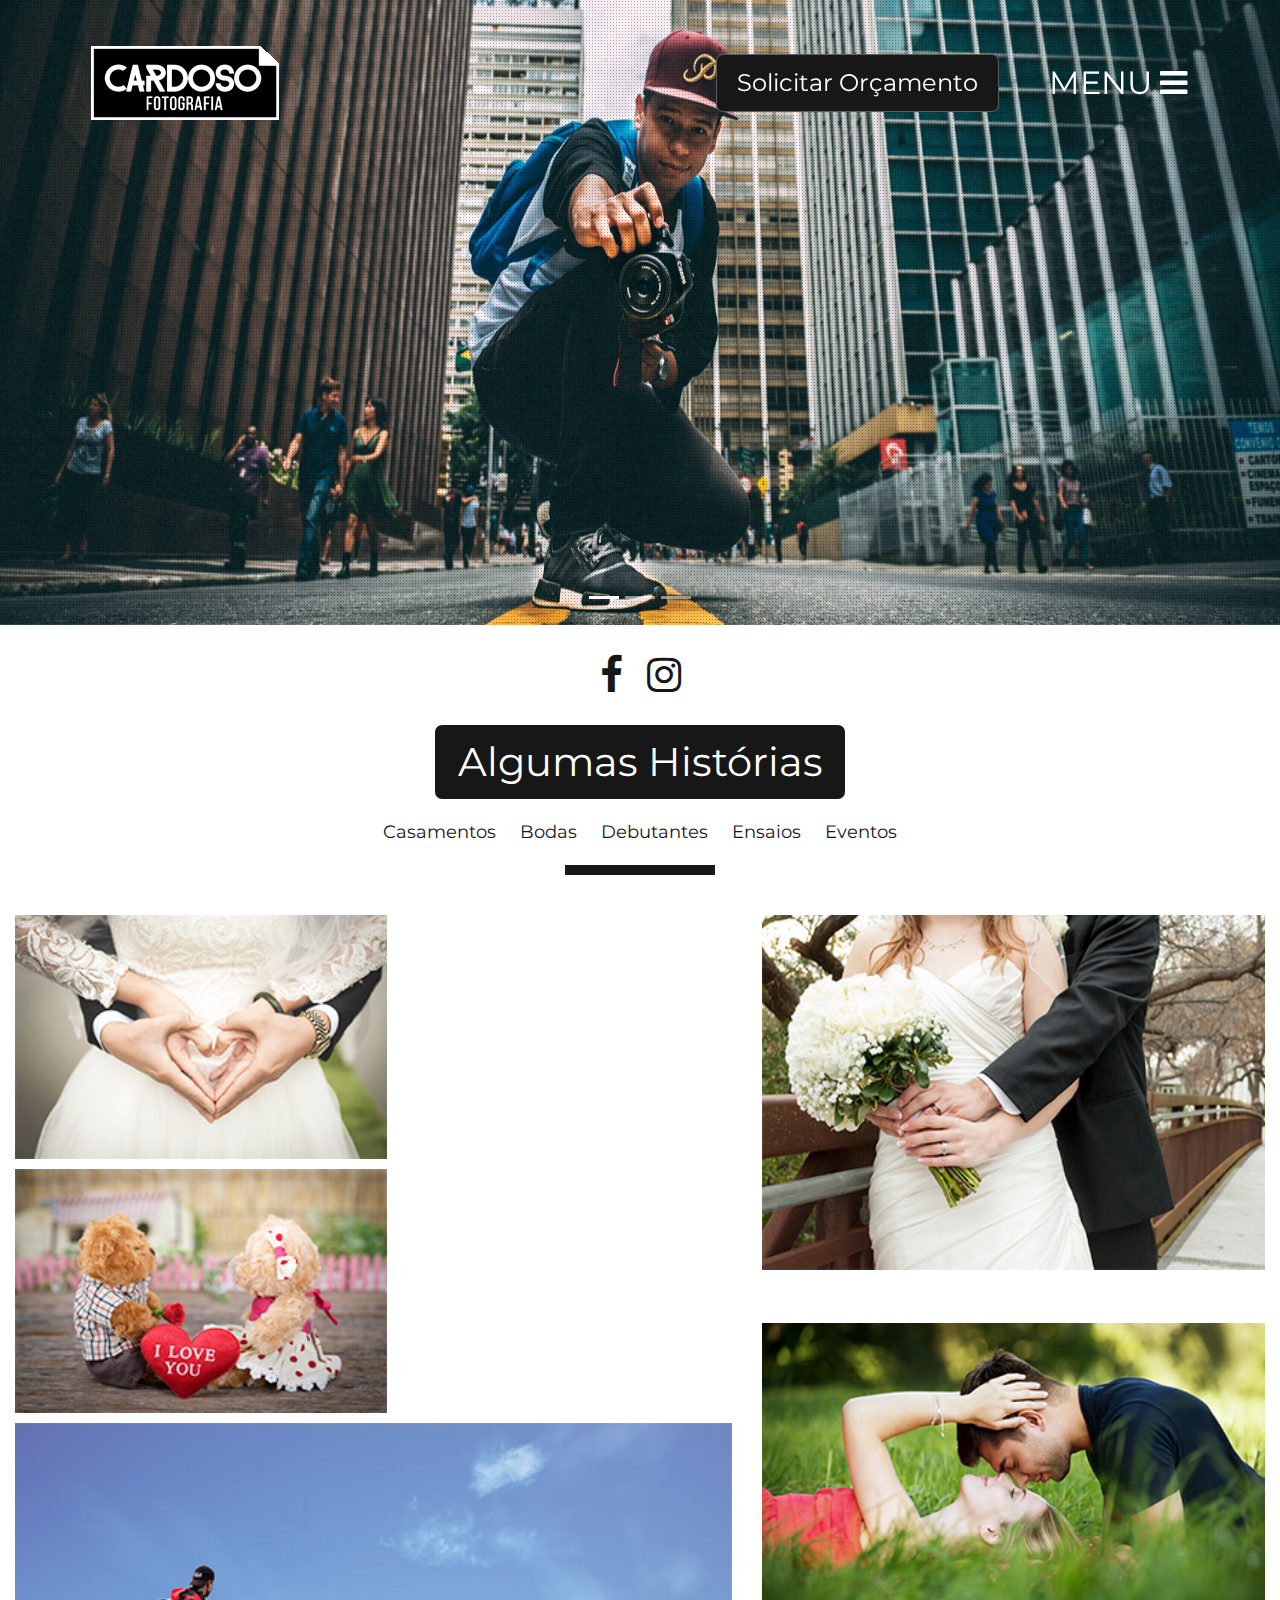
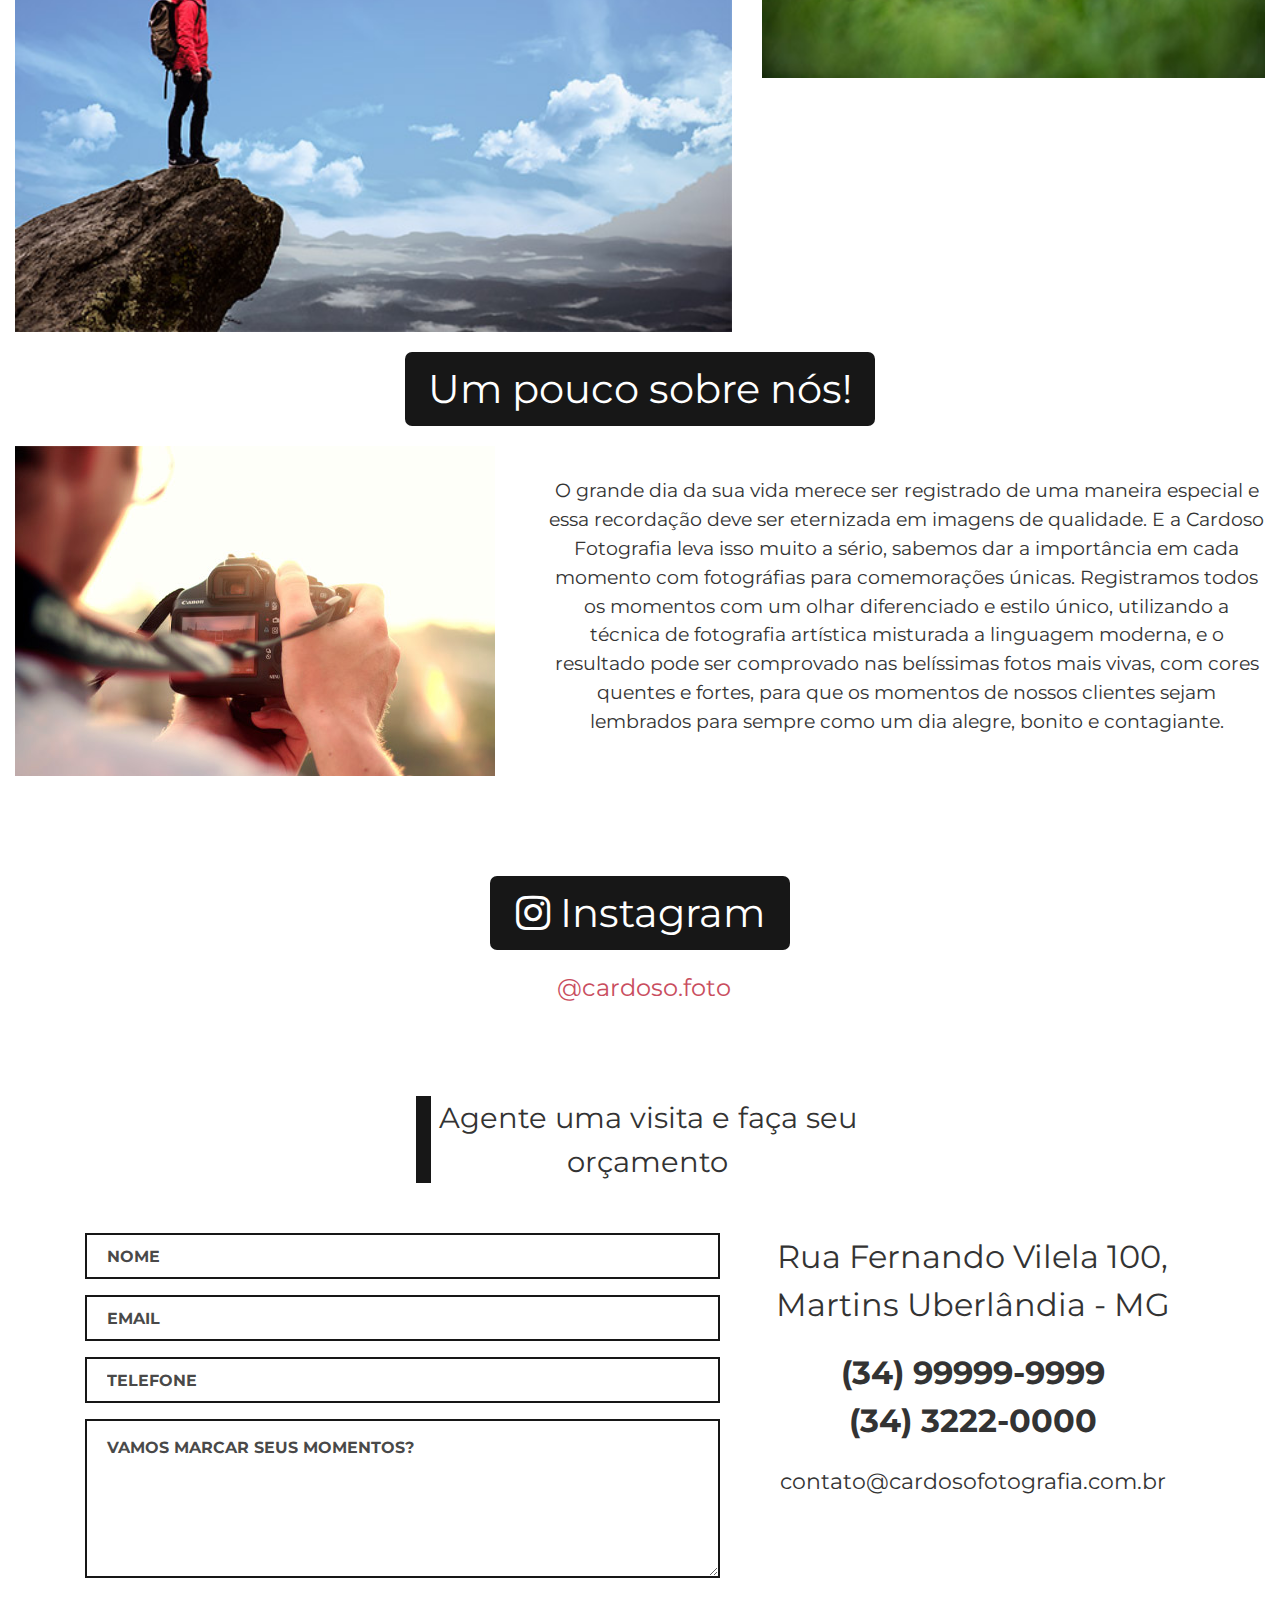
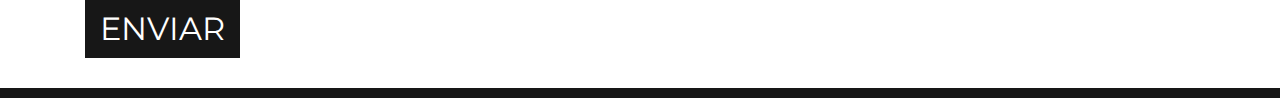
<file: index.html>
<!doctype html>
<html lang="pt-br">
  <head>
    <meta charset="utf-8">
    <meta name="viewport" content="width=device-width, initial-scale=1, shrink-to-fit=no">
    <link rel="stylesheet" href="assets/plugins/bootstrap/bootstrap.min.css">
    <link rel="stylesheet" href="assets/plugins/fancybox/jquery.fancybox.min.css">
    <link rel="stylesheet" type="text/css" href="style.css">
   

    <title>Cardoso</title>
  </head>
  <body>


    <header>

      <div class="menu">
        <div class="container">

          <div class="menu-flex">

            <div class="logo">
              <a href="index.html">
                <img src="assets/images/logo.png">
              </a>
            </div>

            <div class="nav">

              <div class="btn-orcamento">
                <a href="">Solicitar Orçamento</a>
              </div>

              <a class="ssm-toggle-nav icon-menu" href="">MENU <i class="fa fa-bars" aria-hidden="true"></i></a>

            </div>

              <a class="ssm-toggle-nav icon-mobile" href="">MENU <i class="fa fa-bars" aria-hidden="true"></i></a>
         
          </div>   
          

        </div>
      </div>


      
      <!-- MENU MOBILE -->
      <nav class="navigator">

          <div class="nav-logo">
            <img src="assets/images/logo.png" class="img-fluid">
          </div>

          <div class="menu-mobile">
          
            <ul>              
              <li><a href="index.html">INÍCIO</a></li>
              <li><a href="page-quemsomos.html">QUEM SOMOS</a></li>
              <li><a href="page-portifolio.html">PORTIFÓLIO</a></li>
              <li><a href="page-servicos.html">SERVIÇOS</a></li>
              <li><a href="page-contato.html">FALE CONOSCO</a></li>
            </ul>

          </div>
          
          <div class="nav-fechar">          
            <a href="#" class="ssm-toggle-nav"><i class="fa fa-times"></i> Fechar</a>
          </div>

      </nav>

      

    </header>  


    <main>
    

      <div class="slider">   

        <!--<div class="slider-frase">
          COMUNICAR e<br> GERAR <span>RESULTADOS</span>
        </div> -->   

        <div class="carousel-images-overlay"></div>
        <div id="carouselExampleIndicators" class="carousel slide carousel-fade" data-ride="carousel">
          <ol class="carousel-indicators">
            <li data-target="#carouselExampleIndicators" data-slide-to="0" class="active"></li>
            <li data-target="#carouselExampleIndicators" data-slide-to="1"></li>
            <li data-target="#carouselExampleIndicators" data-slide-to="2"></li>
          </ol>
          <div class="carousel-inner carousel-images">          
            <div class="carousel-item active">
              <img class="d-block w-100 img-fluid" src="assets/images/bg/01.jpg" width="100%" height="650">
            </div>
            <div class="carousel-item">
              <img class="d-block w-100 img-fluid" src="assets/images/bg/03.jpg" width="100%" height="650">
            </div>
            <div class="carousel-item">
              <img class="d-block w-100 img-fluid" src="assets/images/bg/02.jpg" width="100%" height="650">
            </div>
          </div>
          <a class="carousel-control-prev" href="#carouselExampleIndicators" role="button" data-slide="prev" style="z-index: 2">
            <span class="carousel-control-prev-icon" aria-hidden="true"></span>
            <span class="sr-only">Previous</span>
          </a>
          <a class="carousel-control-next" href="#carouselExampleIndicators" role="button" data-slide="next" style="z-index: 2">
            <span class="carousel-control-next-icon" aria-hidden="true"></span>
            <span class="sr-only">Next</span>
          </a>
        </div>      
      
      </div> 



      <div class="algumashistorias">
        <div class="container-fluid">
          <div class="row">
            <div class="col-md-12">
              <div class="algumashistorias-social">
                <a href=""><i class="fa fa-facebook" aria-hidden="true"></i></a>
                <a href=""><i class="fa fa-instagram" aria-hidden="true"></i></a>
              </div>
              <div class="algumashistorias-titu">
                <span>Algumas Histórias</span>
              </div>
              <div class="algumashistorias-cat">
                <ul>
                  <li>
                    <a href="">Casamentos</a>
                    <a href="">Bodas</a>
                    <a href="">Debutantes</a>
                    <a href="">Ensaios</a>
                    <a href="">Eventos</a>
                  </li>
                </ul>
              </div>
              <div class="algumashistorias-bar"></div>
            </div>
          </div>
          <div class="historias"> 
            <div class="row">
              <div class="col-md-7">
                <div class="historias01">
                  <div class="historias-image">
                    <a href="">
                      <div class="historias-overlay">
                        <div class="historias-txt1">CASAMENTO FABIANE E THIAGO</div>
                        <div class="historias-txt2"><i class="fa fa-plus" aria-hidden="true"></i></div>
                      </div>
                      <img src="assets/images/temp/historias01.jpg" width="372" height="244" class="historias01-img001">                      
                    </a>
                  </div>                  
                  <div class="historias-image">
                    <a href="">
                      <div class="historias-overlay">
                        <div class="historias-txt1">NOIVADO ANNA E DAVI</div>
                        <div class="historias-txt2"><i class="fa fa-plus" aria-hidden="true"></i></div>
                      </div>
                      <img src="assets/images/temp/historias02.jpg" width="372" height="244" class="historias01-img001">                      
                    </a>
                  </div>                  
                  <div class="historias-image">
                    <a href="">
                      <div class="historias-overlay2">
                        <div class="historias2-txt1">ESCALANDO NAS ALTURAS...</div>
                        <div class="historias2-txt2"><i class="fa fa-plus" aria-hidden="true"></i></div>
                      </div>
                      <img src="assets/images/temp/historias03.jpg" width="760" height="509" class="historias01-img002">                      
                    </a>
                  </div>                
                </div>
              </div>
              <div class="col-md-5">
                <div class="historias02">
                  <div class="historias-image2">
                    <a href="">
                      <div class="historias-overlay3">
                        <div class="historias3-txt1">CASAMENTO JULIA & DIEGO</div>
                        <div class="historias3-txt2"><i class="fa fa-plus" aria-hidden="true"></i></div>
                      </div>
                      <img src="assets/images/temp/historias04.jpg" width="535" height="355" class="historias01-img003">                     
                    </a>
                  </div> 
                  <div class="historias-image2">
                    <a href="">
                      <div class="historias-overlay3">
                        <div class="historias3-txt1">NOIVADO LAURA & PABLO</div>
                        <div class="historias3-txt2"><i class="fa fa-plus" aria-hidden="true"></i></div>
                      </div>
                      <img src="assets/images/temp/historias05.jpg" width="535" height="355" class="historias01-img003">                     
                    </a>
                  </div>                  
                </div>                
              </div>
            </div>
        </div>
        </div>
      </div>



      <div class="sobrenos">
        <div class="container-fluid">
          <div class="row">
            <div class="col-md-12">
              <div class="sobrenos-titu">
                <span>Um pouco sobre nós!</span>
              </div>
            </div>
          </div>
          <div class="row">
            <div class="col-md-5">
              <div class="sobrenos-image">
                <img src="assets/images/temp/sobrenos01.jpg">
              </div>              
            </div>
            <div class="col-md-7">
              <div class="sobrenos-txt">
              O grande dia da sua vida merece ser registrado de uma maneira especial e essa recordação deve ser eternizada em 
imagens de qualidade. E a Cardoso Fotografia leva isso muito a sério, sabemos dar a importância em cada momento com fotográfias para comemorações únicas. Registramos todos os momentos com um olhar diferenciado e estilo único, 
utilizando a  técnica de fotografia artística misturada a linguagem moderna, e o resultado pode ser comprovado nas belíssimas fotos mais vivas, com cores quentes e fortes, para que os momentos de nossos clientes sejam lembrados para sempre como um dia alegre, bonito e contagiante.                
              </div>
            </div>            
          </div>
        </div>
      </div>   





      <div class="instagram">
        <div class="container-fluid">
          <div class="row">
            <div class="col-md-12">
              <div class="instagram-titu">
                <span><i class="fa fa-instagram" aria-hidden="true"></i> Instagram</span>
              </div>
            </div>
          </div>
          <div class="row">
            <div class="instagram-hashtag">
              <a href="https://www.instagram.com/cardoso.foto/" target="_blank">@cardoso.foto</a>
            </div>       
          </div>  
          <div class="row">
            <div class="instagram-line-feed">
              <div id="instafeed"></div>              
              <!--<script src="https://apps.elfsight.com/p/platform.js"></script>
              <div class="elfsight-app-eba3abab-69f7-4acb-ad2a-f2a047f6867e"></div>-->              
            </div> 
          </div>         
          </div>
        </div>
      </div>      




  </main>





  <footer class="footer">
    <div class="footer-titu">Agente uma visita e faça seu orçamento</div>
    <div class="container">
      <div class="row">
        <div class="col-md-7"> 
          <form class="footer-contato">
            <div class="form-group">
              <input type="text" class="form-control" placeholder="NOME">
            </div>
            <div class="form-group">
              <input type="email" class="form-control" placeholder="EMAIL">
            </div>
            <div class="form-group">
              <input type="tel" class="form-control" placeholder="TELEFONE">
            </div> 
            <div class="form-group">
              <textarea class="form-control" id="exampleFormControlTextarea1" rows="5" placeholder="VAMOS MARCAR SEUS MOMENTOS?"></textarea>
            </div>
            <a href="" class="btn-contato">ENVIAR</a>
          </form>
        </div>
        <div class="col-md-5"> 
          <div class="footer-end">
            Rua Fernando Vilela 100, Martins Uberlândia -­ MG
          </div>
          <div class="footer-tel1">
            (34) 99999-9999
          </div>
          <div class="footer-tel2">
            (34) 3222-0000
          </div>   
          <div class="footer-email">
            contato@cardosofotografia.com.br
          </div> 
        </div>        
      </div>
    </div>
  </footer>




<!-- OVERLAY DO NAV SWIPE -->
<div class="ssm-overlay ssm-toggle-nav"></div>

<script src="assets/plugins/jquery/jquery-1.9.1.js"></script>
<script src="assets/plugins/nav-swipe/jquery.touchSwipe.min.js"></script>
<script src="assets/plugins/nav-swipe/jquery.slideandswipe.js"></script>   
<script src="assets/plugins/bootstrap/popper.min.js"></script>
<script src="assets/plugins/bootstrap/bootstrap.min.js"></script>
<script src="assets/plugins/fancybox/jquery.fancybox.min.js"></script>
<script src="assets/plugins/instafeed/instafeed.min.js"></script>
<script src="assets/plugins/instafeed/magnific.min.js"></script>
<script src="assets/js/customjs.js"></script>




<script>
    //MENU NAV SWIPE
    $(document).ready(function() {
        $('.navigator').slideAndSwipe();
    });
</script>



  </body>
</html>
</file>
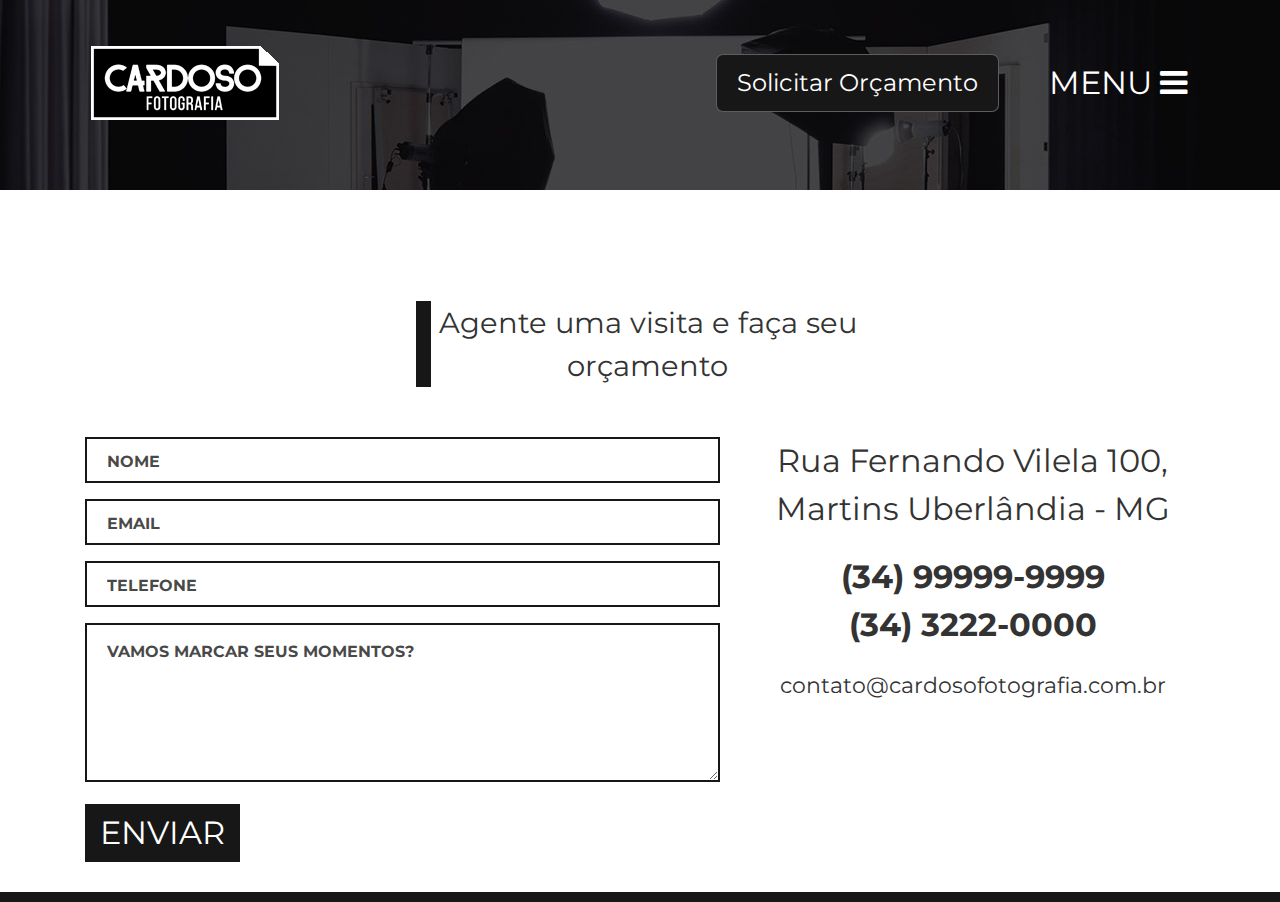
<file: page-contato.html>
<!doctype html>
<html lang="pt-br">
  <head>
    <meta charset="utf-8">
    <meta name="viewport" content="width=device-width, initial-scale=1, shrink-to-fit=no">
    <link rel="stylesheet" href="assets/plugins/bootstrap/bootstrap.min.css">
    <link rel="stylesheet" href="assets/plugins/fancybox/jquery.fancybox.min.css">
    <link rel="stylesheet" type="text/css" href="style.css">
   

    <title>Cardoso</title>
  </head>
  <body>


    <header>

      <div class="menu">
        <div class="container">

          <div class="menu-flex">

            <div class="logo">
              <a href="index.html">
                <img src="assets/images/logo.png">
              </a>
            </div>

            <div class="nav">

              <div class="btn-orcamento">
                <a href="">Solicitar Orçamento</a>
              </div>

              <a class="ssm-toggle-nav icon-menu" href="">MENU <i class="fa fa-bars" aria-hidden="true"></i></a>

            </div>

              <a class="ssm-toggle-nav icon-mobile" href="">MENU <i class="fa fa-bars" aria-hidden="true"></i></a>
         
          </div>   
          

        </div>
      </div>


      
      <!-- MENU MOBILE -->
      <nav class="navigator">

          <div class="nav-logo">
            <img src="assets/images/logo.png" class="img-fluid">
          </div>

          <div class="menu-mobile">
          
            <ul>              
              <li><a href="index.html">INÍCIO</a></li>
              <li><a href="page-quemsomos.html">QUEM SOMOS</a></li>
              <li><a href="page-portifolio.html">PORTIFÓLIO</a></li>
              <li><a href="page-servicos.html">SERVIÇOS</a></li>
              <li><a href="page-contato.html">FALE CONOSCO</a></li>
            </ul>

          </div>
          
          <div class="nav-fechar">          
            <a href="#" class="ssm-toggle-nav"><i class="fa fa-times"></i> Fechar</a>
          </div>

      </nav>

      

    </header>  


    <main>
    

      <div class="slider-page"></div> 


      <div class="pages">
        <div class="container">
          <div class="row">
            <div class="col-md-12">
              <div class="pages-titu"></div>
            </div>
          </div>
          <div class="row">
            <div class="col-md-12">
 
            </div>
          </div>          
        </div>
      </div>


    </main>





  <footer class="footer">
    <div class="footer-titu">Agente uma visita e faça seu orçamento</div>
    <div class="container">
      <div class="row">
        <div class="col-md-7"> 
          <form class="footer-contato">
            <div class="form-group">
              <input type="text" class="form-control" placeholder="NOME">
            </div>
            <div class="form-group">
              <input type="email" class="form-control" placeholder="EMAIL">
            </div>
            <div class="form-group">
              <input type="tel" class="form-control" placeholder="TELEFONE">
            </div> 
            <div class="form-group">
              <textarea class="form-control" id="exampleFormControlTextarea1" rows="5" placeholder="VAMOS MARCAR SEUS MOMENTOS?"></textarea>
            </div>
            <a href="" class="btn-contato">ENVIAR</a>
          </form>
        </div>
        <div class="col-md-5"> 
          <div class="footer-end">
            Rua Fernando Vilela 100, Martins Uberlândia -­ MG
          </div>
          <div class="footer-tel1">
            (34) 99999-9999
          </div>
          <div class="footer-tel2">
            (34) 3222-0000
          </div>   
          <div class="footer-email">
            contato@cardosofotografia.com.br
          </div> 
        </div>        
      </div>
    </div>
  </footer>




<!-- OVERLAY DO NAV SWIPE -->
<div class="ssm-overlay ssm-toggle-nav"></div>

<script src="assets/plugins/jquery/jquery-1.9.1.js"></script>
<script src="assets/plugins/nav-swipe/jquery.touchSwipe.min.js"></script>
<script src="assets/plugins/nav-swipe/jquery.slideandswipe.js"></script>   
<script src="assets/plugins/bootstrap/popper.min.js"></script>
<script src="assets/plugins/bootstrap/bootstrap.min.js"></script>
<script src="assets/plugins/fancybox/jquery.fancybox.min.js"></script>



<script>
    //MENU NAV SWIPE
    $(document).ready(function() {
        $('.navigator').slideAndSwipe();
    });
</script>



  </body>
</html>
</file>
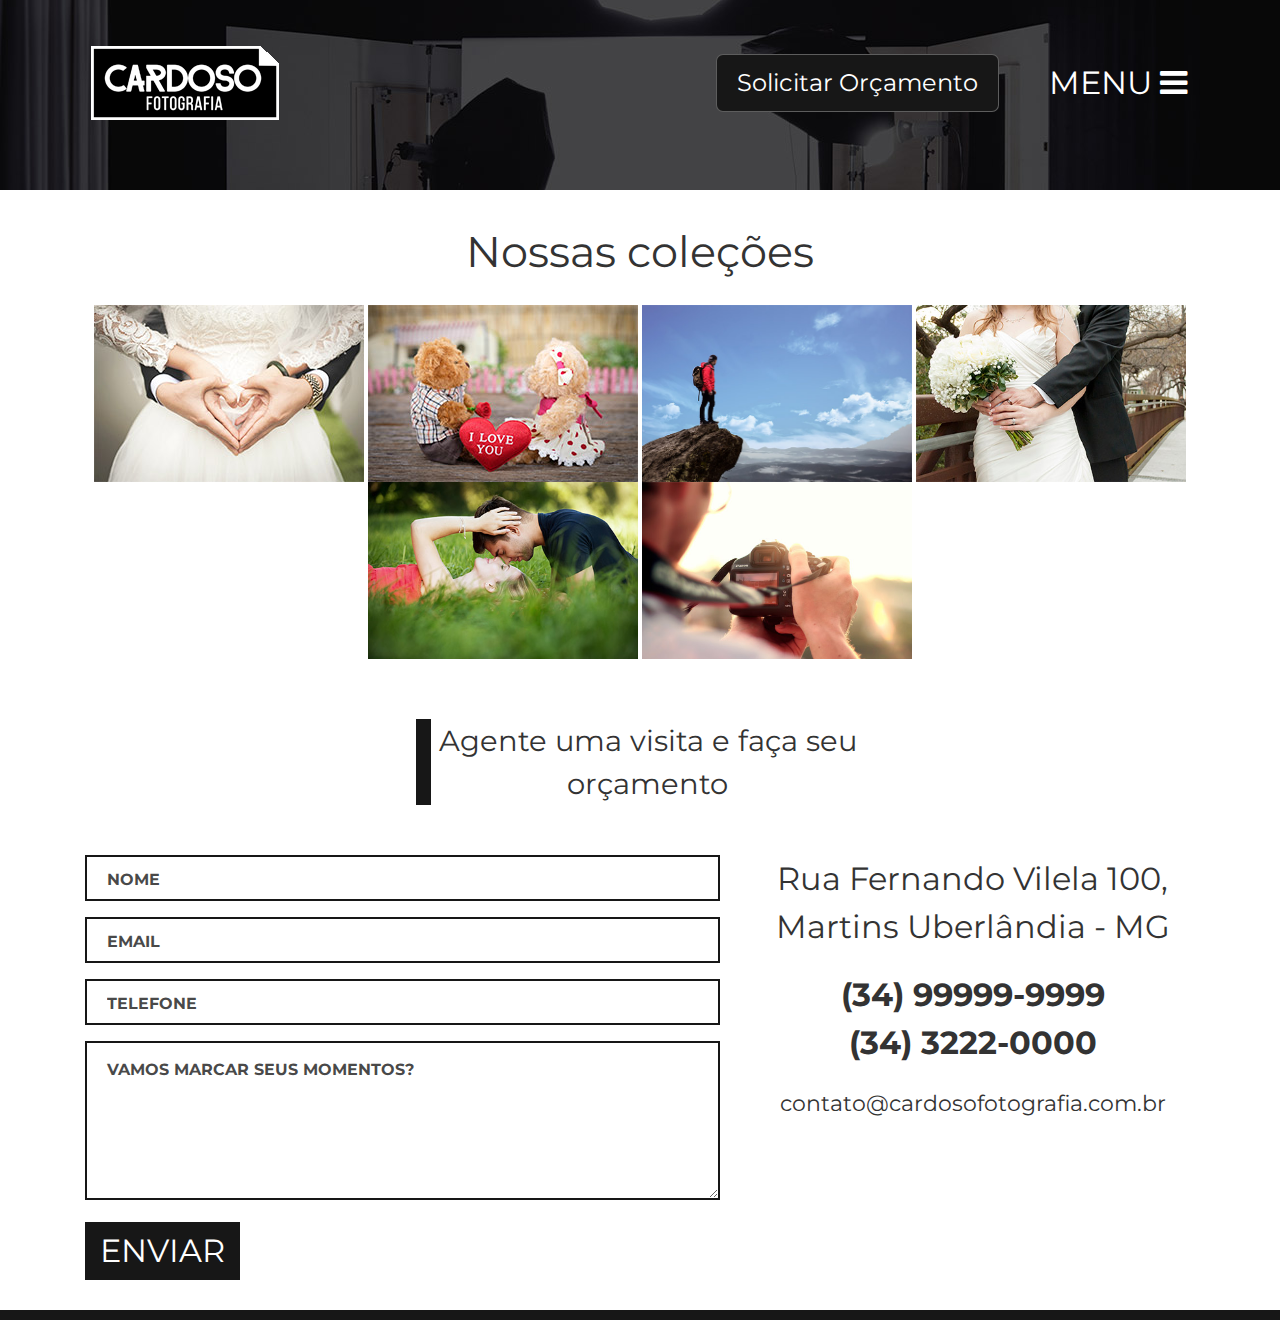
<file: page-portifolio.html>
<!doctype html>
<html lang="pt-br">
  <head>
    <meta charset="utf-8">
    <meta name="viewport" content="width=device-width, initial-scale=1, shrink-to-fit=no">
    <link rel="stylesheet" href="assets/plugins/bootstrap/bootstrap.min.css">
    <link rel="stylesheet" href="assets/plugins/fancybox/jquery.fancybox.min.css">
    <link rel="stylesheet" type="text/css" href="style.css">
   

    <title>Cardoso</title>
  </head>
  <body>


    <header>

      <div class="menu">
        <div class="container">

          <div class="menu-flex">

            <div class="logo">
              <a href="index.html">
                <img src="assets/images/logo.png">
              </a>
            </div>

            <div class="nav">

              <div class="btn-orcamento">
                <a href="">Solicitar Orçamento</a>
              </div>

              <a class="ssm-toggle-nav icon-menu" href="">MENU <i class="fa fa-bars" aria-hidden="true"></i></a>

            </div>

              <a class="ssm-toggle-nav icon-mobile" href="">MENU <i class="fa fa-bars" aria-hidden="true"></i></a>
         
          </div>   
          

        </div>
      </div>


      
      <!-- MENU MOBILE -->
      <nav class="navigator">

          <div class="nav-logo">
            <img src="assets/images/logo.png" class="img-fluid">
          </div>

          <div class="menu-mobile">
          
            <ul>              
              <li><a href="index.html">INÍCIO</a></li>
              <li><a href="page-quemsomos.html">QUEM SOMOS</a></li>
              <li><a href="page-portifolio.html">PORTIFÓLIO</a></li>
              <li><a href="page-servicos.html">SERVIÇOS</a></li>
              <li><a href="page-contato.html">FALE CONOSCO</a></li>
            </ul>

          </div>
          
          <div class="nav-fechar">          
            <a href="#" class="ssm-toggle-nav"><i class="fa fa-times"></i> Fechar</a>
          </div>

      </nav>

      

    </header>  


    <main>
    

      <div class="slider-page"></div> 


      <div class="pages">
        <div class="container">
          <div class="row">
            <div class="col-md-12">
              <div class="pages-titu">Nossas coleções</div>
            </div>
          </div>
          <div class="row">
            <div class="col-md-12">
              <img src="assets/images/temp/historias01.jpg" width="270" height="177">
              <img src="assets/images/temp/historias02.jpg" width="270" height="177">
              <img src="assets/images/temp/historias03.jpg" width="270" height="177">
              <img src="assets/images/temp/historias04.jpg" width="270" height="177">
              <img src="assets/images/temp/historias05.jpg" width="270" height="177">
              <img src="assets/images/temp/sobrenos01.jpg" width="270" height="177">
            </div>
          </div>          
        </div>
      </div>


    </main>





  <footer class="footer">
    <div class="footer-titu">Agente uma visita e faça seu orçamento</div>
    <div class="container">
      <div class="row">
        <div class="col-md-7"> 
          <form class="footer-contato">
            <div class="form-group">
              <input type="text" class="form-control" placeholder="NOME">
            </div>
            <div class="form-group">
              <input type="email" class="form-control" placeholder="EMAIL">
            </div>
            <div class="form-group">
              <input type="tel" class="form-control" placeholder="TELEFONE">
            </div> 
            <div class="form-group">
              <textarea class="form-control" id="exampleFormControlTextarea1" rows="5" placeholder="VAMOS MARCAR SEUS MOMENTOS?"></textarea>
            </div>
            <a href="" class="btn-contato">ENVIAR</a>
          </form>
        </div>
        <div class="col-md-5"> 
          <div class="footer-end">
            Rua Fernando Vilela 100, Martins Uberlândia -­ MG
          </div>
          <div class="footer-tel1">
            (34) 99999-9999
          </div>
          <div class="footer-tel2">
            (34) 3222-0000
          </div>   
          <div class="footer-email">
            contato@cardosofotografia.com.br
          </div> 
        </div>        
      </div>
    </div>
  </footer>




<!-- OVERLAY DO NAV SWIPE -->
<div class="ssm-overlay ssm-toggle-nav"></div>

<script src="assets/plugins/jquery/jquery-1.9.1.js"></script>
<script src="assets/plugins/nav-swipe/jquery.touchSwipe.min.js"></script>
<script src="assets/plugins/nav-swipe/jquery.slideandswipe.js"></script>   
<script src="assets/plugins/bootstrap/popper.min.js"></script>
<script src="assets/plugins/bootstrap/bootstrap.min.js"></script>
<script src="assets/plugins/fancybox/jquery.fancybox.min.js"></script>



<script>
    //MENU NAV SWIPE
    $(document).ready(function() {
        $('.navigator').slideAndSwipe();
    });
</script>



  </body>
</html>
</file>
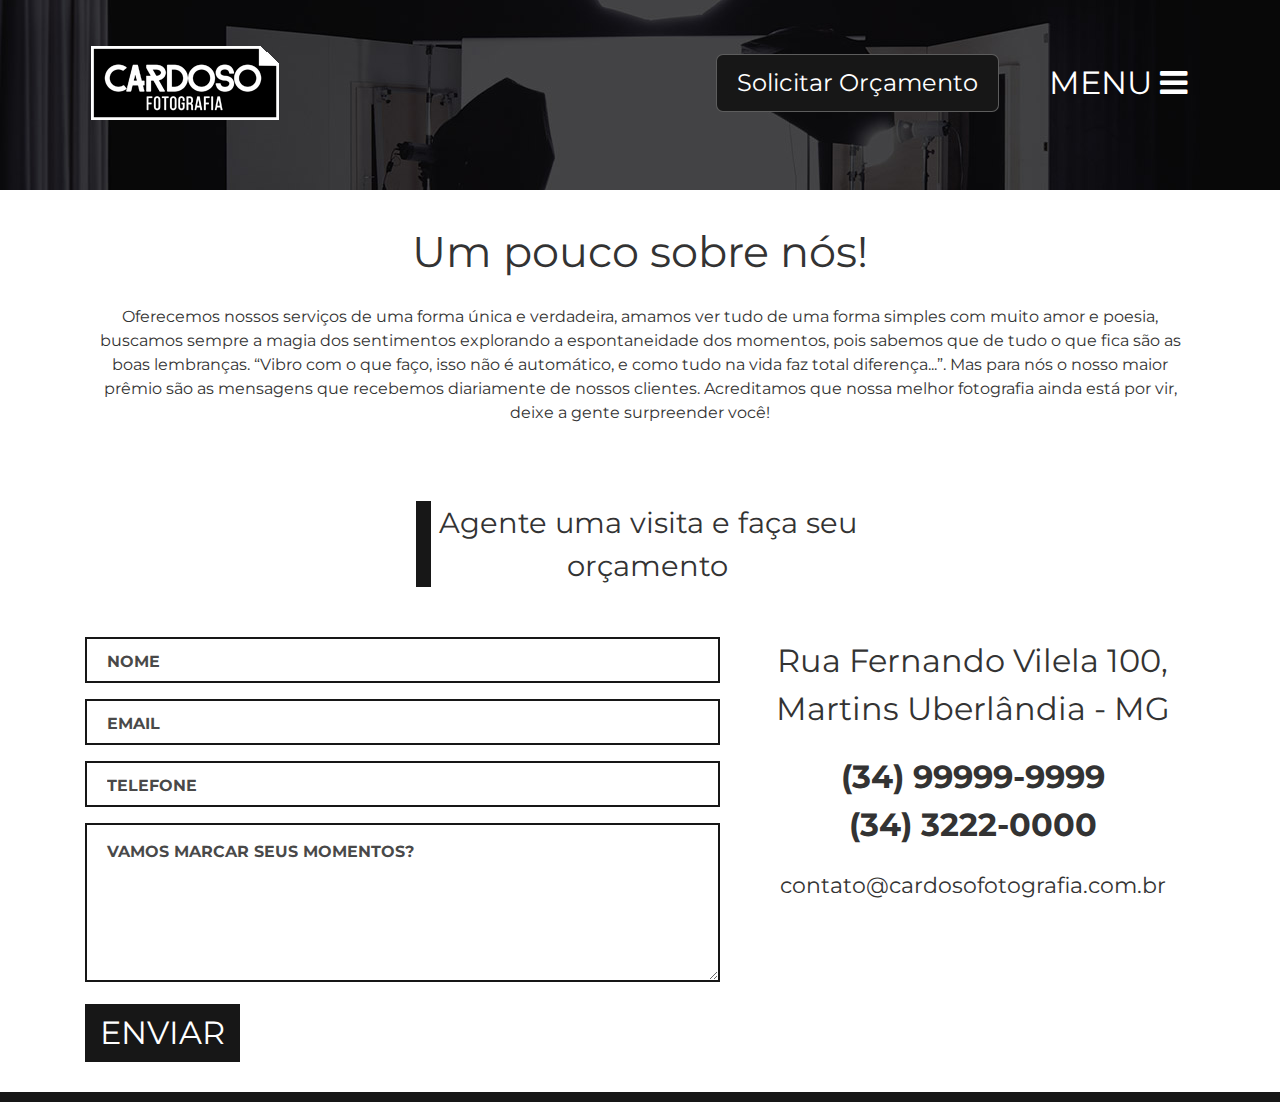
<file: page-quemsomos.html>
<!doctype html>
<html lang="pt-br">
  <head>
    <meta charset="utf-8">
    <meta name="viewport" content="width=device-width, initial-scale=1, shrink-to-fit=no">
    <link rel="stylesheet" href="assets/plugins/bootstrap/bootstrap.min.css">
    <link rel="stylesheet" href="assets/plugins/fancybox/jquery.fancybox.min.css">
    <link rel="stylesheet" type="text/css" href="style.css">
   

    <title>Cardoso</title>
  </head>
  <body>


    <header>

      <div class="menu">
        <div class="container">

          <div class="menu-flex">

            <div class="logo">
              <a href="index.html">
                <img src="assets/images/logo.png">
              </a>
            </div>

            <div class="nav">

              <div class="btn-orcamento">
                <a href="">Solicitar Orçamento</a>
              </div>

              <a class="ssm-toggle-nav icon-menu" href="">MENU <i class="fa fa-bars" aria-hidden="true"></i></a>

            </div>

              <a class="ssm-toggle-nav icon-mobile" href="">MENU <i class="fa fa-bars" aria-hidden="true"></i></a>
         
          </div>   
          

        </div>
      </div>


      
      <!-- MENU MOBILE -->
      <nav class="navigator">

          <div class="nav-logo">
            <img src="assets/images/logo.png" class="img-fluid">
          </div>

          <div class="menu-mobile">
          
            <ul>              
              <li><a href="index.html">INÍCIO</a></li>
              <li><a href="page-quemsomos.html">QUEM SOMOS</a></li>
              <li><a href="page-portifolio.html">PORTIFÓLIO</a></li>
              <li><a href="page-servicos.html">SERVIÇOS</a></li>
              <li><a href="page-contato.html">FALE CONOSCO</a></li>
            </ul>

          </div>
          
          <div class="nav-fechar">          
            <a href="#" class="ssm-toggle-nav"><i class="fa fa-times"></i> Fechar</a>
          </div>

      </nav>

      

    </header>  


    <main>
    

      <div class="slider-page"></div> 


      <div class="pages">
        <div class="container">
          <div class="row">
            <div class="col-md-12">
              <div class="pages-titu">Um pouco sobre nós!</div>
            </div>
          </div>
          <div class="row">
            <div class="col-md-12">
              <p>Oferecemos nossos serviços de uma forma única e verdadeira, amamos ver tudo de uma forma simples com muito amor e poesia, buscamos sempre a magia dos sentimentos explorando a espontaneidade dos momentos, pois sabemos que de tudo o que fica são as boas lembranças. “Vibro com o que faço, isso não é automático, e como tudo na vida faz total diferença...”. Mas para nós o nosso maior prêmio são as mensagens que recebemos diariamente de nossos clientes.  Acreditamos que nossa melhor fotografia ainda está por vir, deixe a gente surpreender você!</p>
            </div>
          </div>          
        </div>
      </div>


    </main>





  <footer class="footer">
    <div class="footer-titu">Agente uma visita e faça seu orçamento</div>
    <div class="container">
      <div class="row">
        <div class="col-md-7"> 
          <form class="footer-contato">
            <div class="form-group">
              <input type="text" class="form-control" placeholder="NOME">
            </div>
            <div class="form-group">
              <input type="email" class="form-control" placeholder="EMAIL">
            </div>
            <div class="form-group">
              <input type="tel" class="form-control" placeholder="TELEFONE">
            </div> 
            <div class="form-group">
              <textarea class="form-control" id="exampleFormControlTextarea1" rows="5" placeholder="VAMOS MARCAR SEUS MOMENTOS?"></textarea>
            </div>
            <a href="" class="btn-contato">ENVIAR</a>
          </form>
        </div>
        <div class="col-md-5"> 
          <div class="footer-end">
            Rua Fernando Vilela 100, Martins Uberlândia -­ MG
          </div>
          <div class="footer-tel1">
            (34) 99999-9999
          </div>
          <div class="footer-tel2">
            (34) 3222-0000
          </div>   
          <div class="footer-email">
            contato@cardosofotografia.com.br
          </div> 
        </div>        
      </div>
    </div>
  </footer>




<!-- OVERLAY DO NAV SWIPE -->
<div class="ssm-overlay ssm-toggle-nav"></div>

<script src="assets/plugins/jquery/jquery-1.9.1.js"></script>
<script src="assets/plugins/nav-swipe/jquery.touchSwipe.min.js"></script>
<script src="assets/plugins/nav-swipe/jquery.slideandswipe.js"></script>   
<script src="assets/plugins/bootstrap/popper.min.js"></script>
<script src="assets/plugins/bootstrap/bootstrap.min.js"></script>
<script src="assets/plugins/fancybox/jquery.fancybox.min.js"></script>



<script>
    //MENU NAV SWIPE
    $(document).ready(function() {
        $('.navigator').slideAndSwipe();
    });
</script>



  </body>
</html>
</file>
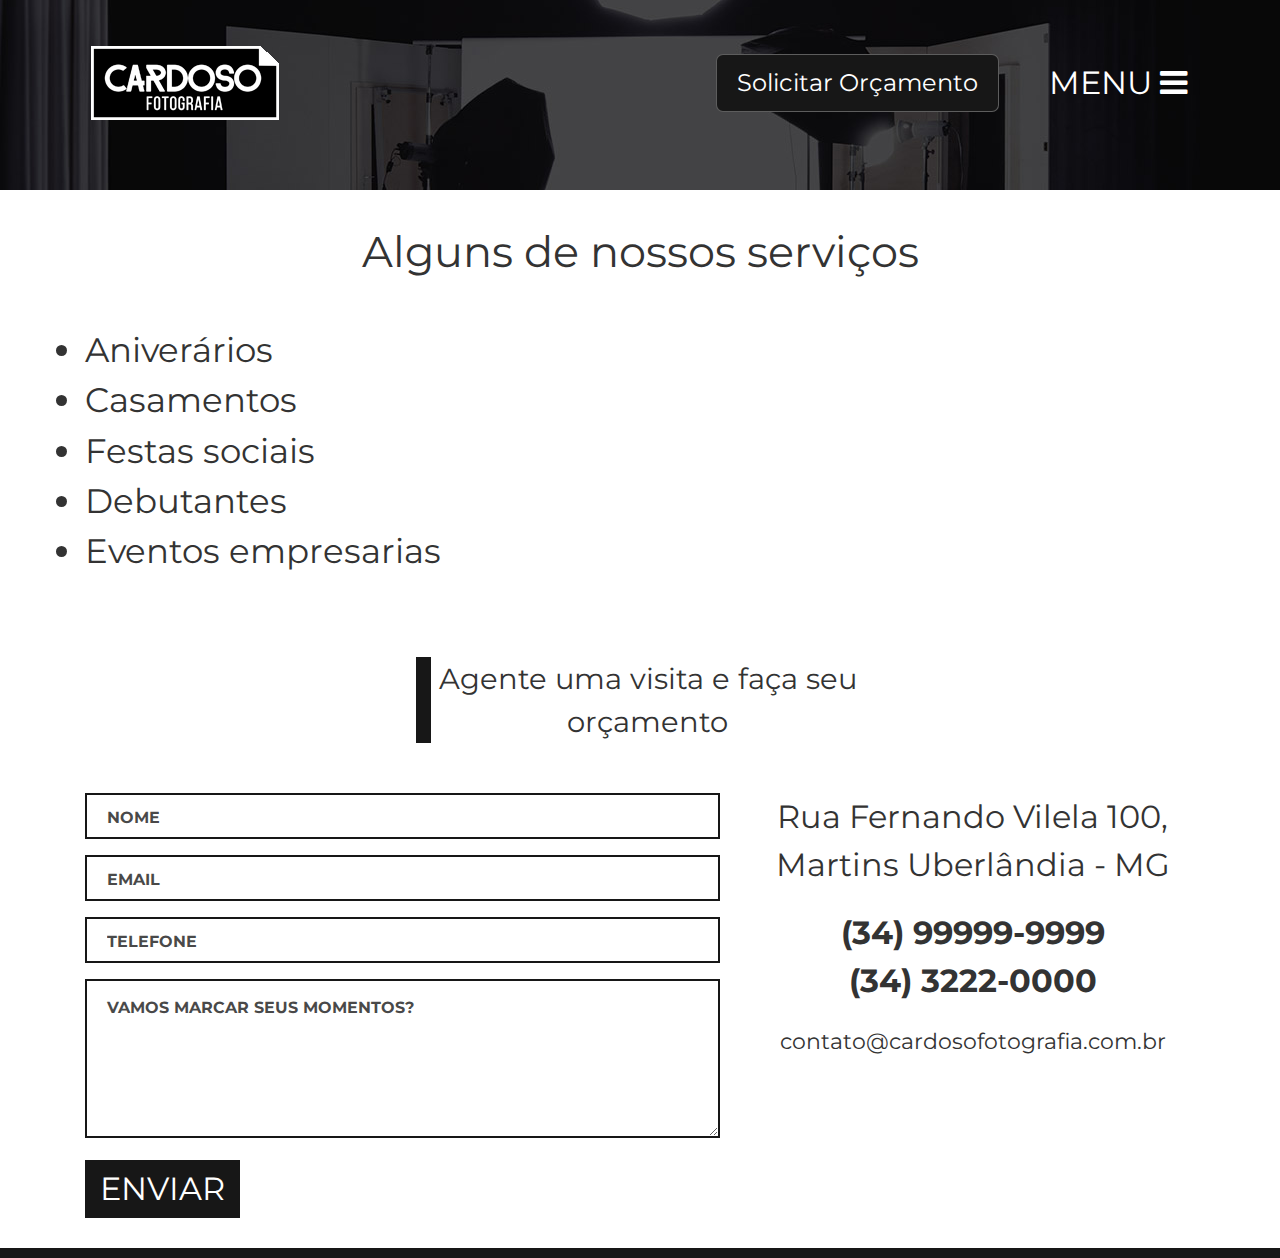
<file: page-servicos.html>
<!doctype html>
<html lang="pt-br">
  <head>
    <meta charset="utf-8">
    <meta name="viewport" content="width=device-width, initial-scale=1, shrink-to-fit=no">
    <link rel="stylesheet" href="assets/plugins/bootstrap/bootstrap.min.css">
    <link rel="stylesheet" href="assets/plugins/fancybox/jquery.fancybox.min.css">
    <link rel="stylesheet" type="text/css" href="style.css">
   

    <title>Cardoso</title>
  </head>
  <body>


    <header>

      <div class="menu">
        <div class="container">

          <div class="menu-flex">

            <div class="logo">
              <a href="index.html">
                <img src="assets/images/logo.png">
              </a>
            </div>

            <div class="nav">

              <div class="btn-orcamento">
                <a href="">Solicitar Orçamento</a>
              </div>

              <a class="ssm-toggle-nav icon-menu" href="">MENU <i class="fa fa-bars" aria-hidden="true"></i></a>

            </div>

              <a class="ssm-toggle-nav icon-mobile" href="">MENU <i class="fa fa-bars" aria-hidden="true"></i></a>
         
          </div>   
          

        </div>
      </div>


      
      <!-- MENU MOBILE -->
      <nav class="navigator">

          <div class="nav-logo">
            <img src="assets/images/logo.png" class="img-fluid">
          </div>

          <div class="menu-mobile">
          
            <ul>              
              <li><a href="index.html">INÍCIO</a></li>
              <li><a href="page-quemsomos.html">QUEM SOMOS</a></li>
              <li><a href="page-portifolio.html">PORTIFÓLIO</a></li>
              <li><a href="page-servicos.html">SERVIÇOS</a></li>
              <li><a href="page-contato.html">FALE CONOSCO</a></li>
            </ul>

          </div>
          
          <div class="nav-fechar">          
            <a href="#" class="ssm-toggle-nav"><i class="fa fa-times"></i> Fechar</a>
          </div>

      </nav>

      

    </header>  


    <main>
    

      <div class="slider-page"></div> 


      <div class="pages">
        <div class="container">
          <div class="row">
            <div class="col-md-12">
              <div class="pages-titu">Alguns de nossos serviços</div>
            </div>
          </div>
          <div class="row">
            <div class="col-md-12">
              <div class="pages-serv">
                <li>Aniverários</li>
                <li>Casamentos</li>
                <li>Festas sociais</li>
                <li>Debutantes</li>
                <li>Eventos empresarias</li>
              </div>
            </div>
          </div>          
        </div>
      </div>


    </main>





  <footer class="footer">
    <div class="footer-titu">Agente uma visita e faça seu orçamento</div>
    <div class="container">
      <div class="row">
        <div class="col-md-7"> 
          <form class="footer-contato">
            <div class="form-group">
              <input type="text" class="form-control" placeholder="NOME">
            </div>
            <div class="form-group">
              <input type="email" class="form-control" placeholder="EMAIL">
            </div>
            <div class="form-group">
              <input type="tel" class="form-control" placeholder="TELEFONE">
            </div> 
            <div class="form-group">
              <textarea class="form-control" id="exampleFormControlTextarea1" rows="5" placeholder="VAMOS MARCAR SEUS MOMENTOS?"></textarea>
            </div>
            <a href="" class="btn-contato">ENVIAR</a>
          </form>
        </div>
        <div class="col-md-5"> 
          <div class="footer-end">
            Rua Fernando Vilela 100, Martins Uberlândia -­ MG
          </div>
          <div class="footer-tel1">
            (34) 99999-9999
          </div>
          <div class="footer-tel2">
            (34) 3222-0000
          </div>   
          <div class="footer-email">
            contato@cardosofotografia.com.br
          </div> 
        </div>        
      </div>
    </div>
  </footer>




<!-- OVERLAY DO NAV SWIPE -->
<div class="ssm-overlay ssm-toggle-nav"></div>

<script src="assets/plugins/jquery/jquery-1.9.1.js"></script>
<script src="assets/plugins/nav-swipe/jquery.touchSwipe.min.js"></script>
<script src="assets/plugins/nav-swipe/jquery.slideandswipe.js"></script>   
<script src="assets/plugins/bootstrap/popper.min.js"></script>
<script src="assets/plugins/bootstrap/bootstrap.min.js"></script>
<script src="assets/plugins/fancybox/jquery.fancybox.min.js"></script>



<script>
    //MENU NAV SWIPE
    $(document).ready(function() {
        $('.navigator').slideAndSwipe();
    });
</script>



  </body>
</html>
</file>
<file: style.css>
/*
Theme Name: Cardoso Fotografia
Theme URI: cardosofotografia.com.br
Author: Marcelo Martins
Author URI: pensei.com.br
Description: Website configurado para adaptar aos vários dispositivos mobile e desktops.
Version: 2018
License: Privada
Tags: Fotografia, Imagens, Propaganda, Serviços designer
Text Domain: cardosofotografia.com.br
*/


@import url('assets/plugins/fontawesome/font-awesome.css');
@import url('https://fonts.googleapis.com/css?family=Montserrat:300,400,700');
@import url('assets/css/reset.css');
@import url('assets/css/header.css');
@import url('assets/css/content.css');
@import url('assets/css/footer.css');
@import url('assets/css/pages.css');
@import url('assets/css/menu-swipe.css');
@import url('assets/plugins/instafeed/instafeed.css');
@import url('assets/plugins/instafeed/magnific.css');
</file>
